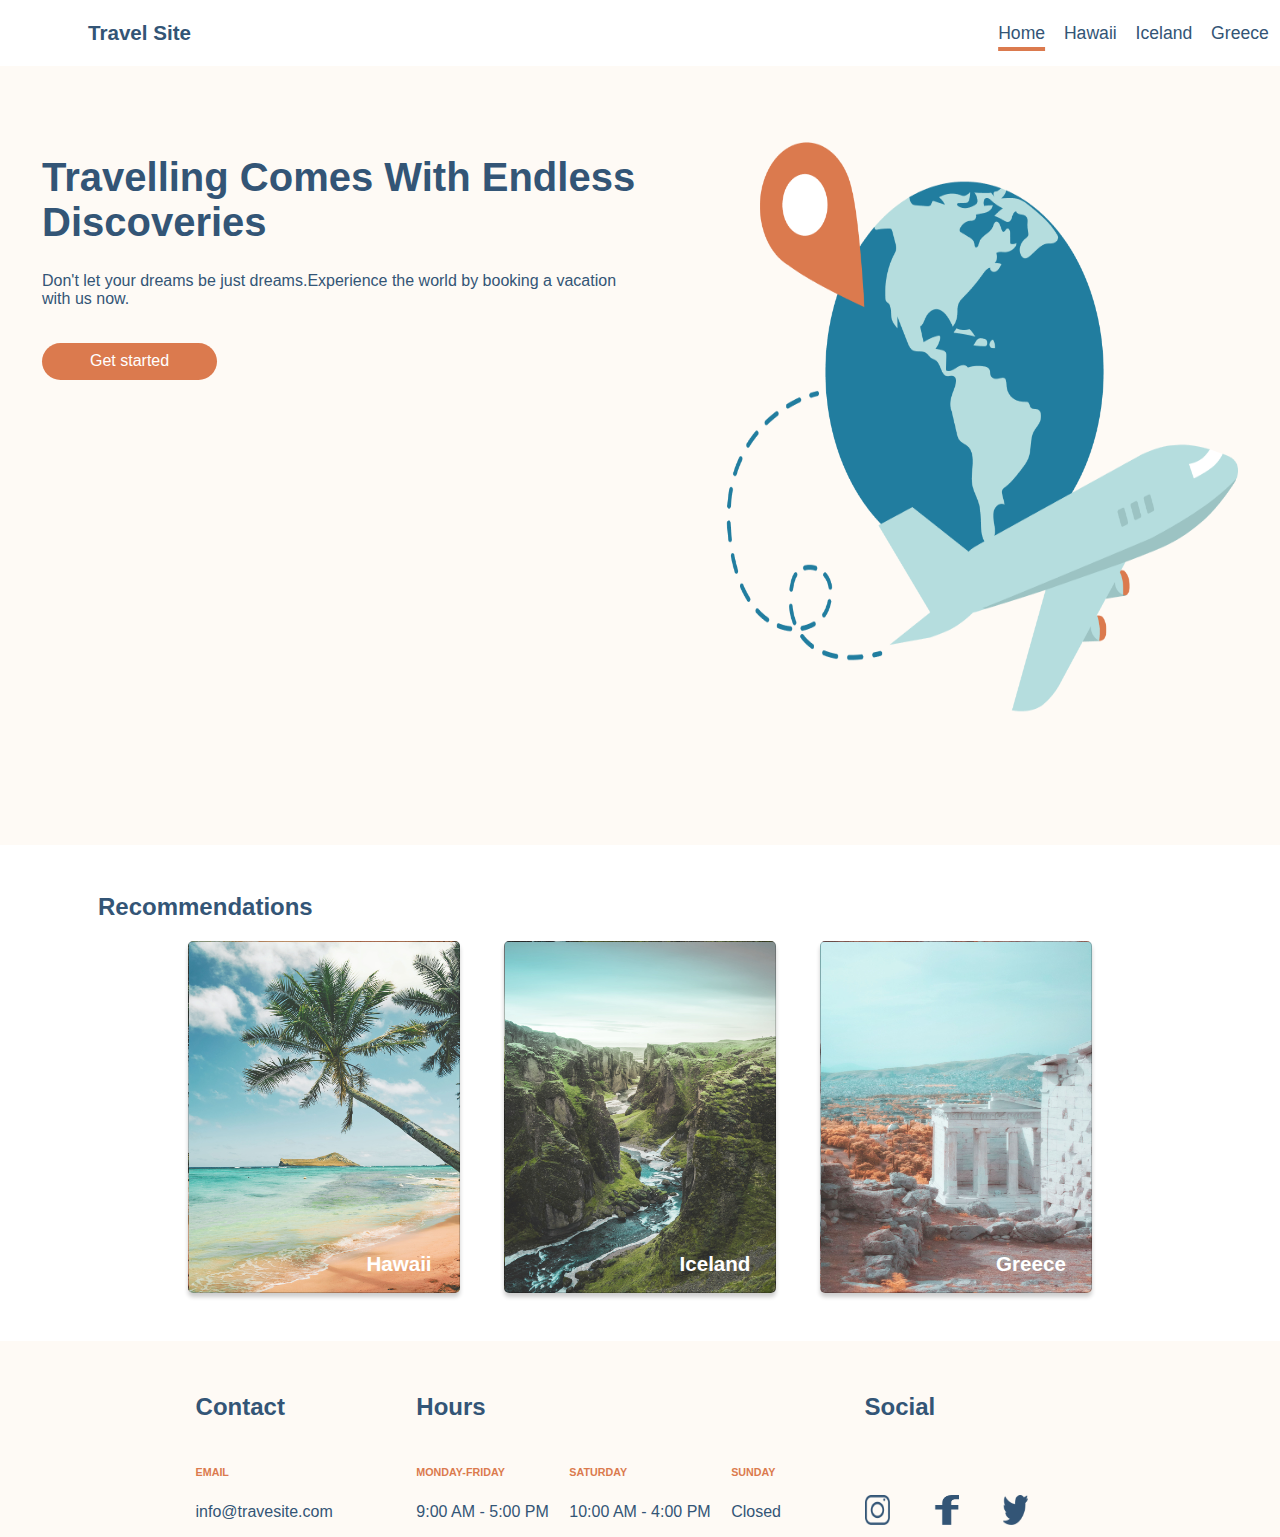
<file: index.html>
<!DOCTYPE html>
<html lang="en">
<head>
    <meta charset="UTF-8">
    <meta name="viewport" content="width=device-width, initial-scale=1.0">
    <link href="css/global.css" rel="stylesheet">
    <link href="css/main.css" rel="stylesheet">
    <title>Travel Site - Home</title>
</head>
<body>
    <header>
        <nav>
            <div>
                <a href="index.html"><h3 class="wordmark">Travel Site</h3></a>
            </div>
            <div>
                <ul>
                    <li><a class="active" href="index.html">Home</a></li>
                    <li><a href="pages/hawaii.html">Hawaii</a></li>
                    <li><a href="pages/iceland.html">Iceland</a></li>
                    <li><a href="pages/greece.html">Greece</a></li>
                </ul>
            </div>
        </nav>  
    </header>

    <!-- Hero Section -->
    <section class="hero">
        <div class="hero__info">
            <h1>Travelling Comes With Endless Discoveries</h1>
            <p>Don't let your dreams be just dreams.Experience the world by booking a vacation with us now.</p>
            <button>Get started</button>
        </div>
        <div>
            <img src="assets/Images/hero.png" alt="Hero Image">
        </div>
    </section>
    <main>
        
        <h2>Recommendations</h2>

        <section class="cards">
            <a href="pages/hawaii.html"><div class="cards__item cards__img--hawaii">
                <h3>Hawaii</h3>
            </div></a>
    
            <a href="pages/iceland.html"><div class="cards__item cards__img--iceland">
                <h3>Iceland</h3>
            </div></a>
            
            <a href="pages/greece.html"><div class="cards__item cards__img--greece">
                <h3>Greece</h3>
            </div></a>
        </section>
        
    </main>
    <footer>
        <div>
            <h2>Contact</h2>
            <div class="more__info">
                <h6>EMAIL</h6>
                <p>info@travesite.com</p>
            </div>
        </div>

        <div>
            <h2>Hours</h2>
                <div class="more__info">
                    <h6>MONDAY-FRIDAY</h6>
                    <p>9:00 AM - 5:00 PM</p>
                </div>
                
                <div class="more__info">
                    <h6>SATURDAY</h6>
                    <p>10:00 AM - 4:00 PM</p>
                </div>
                
                <div class="more__info">
                    <h6>SUNDAY</h6>
                    <p>Closed</p>
                </div>    
        </div>
        
        <div>
            <h2>Social</h2>
            <div class ="more__info">
                <br>
                <br>
                <br>
                <img src="assets/Icons/icon-instagram.png" alt="insta">
                <img src="assets/Icons/icon-facebook.png" alt="facebook">
                <img src="assets/Icons/icon-twitter.png" alt="twitter">
            </div>
        </div>
    </footer>
</body>
</html>
</file>
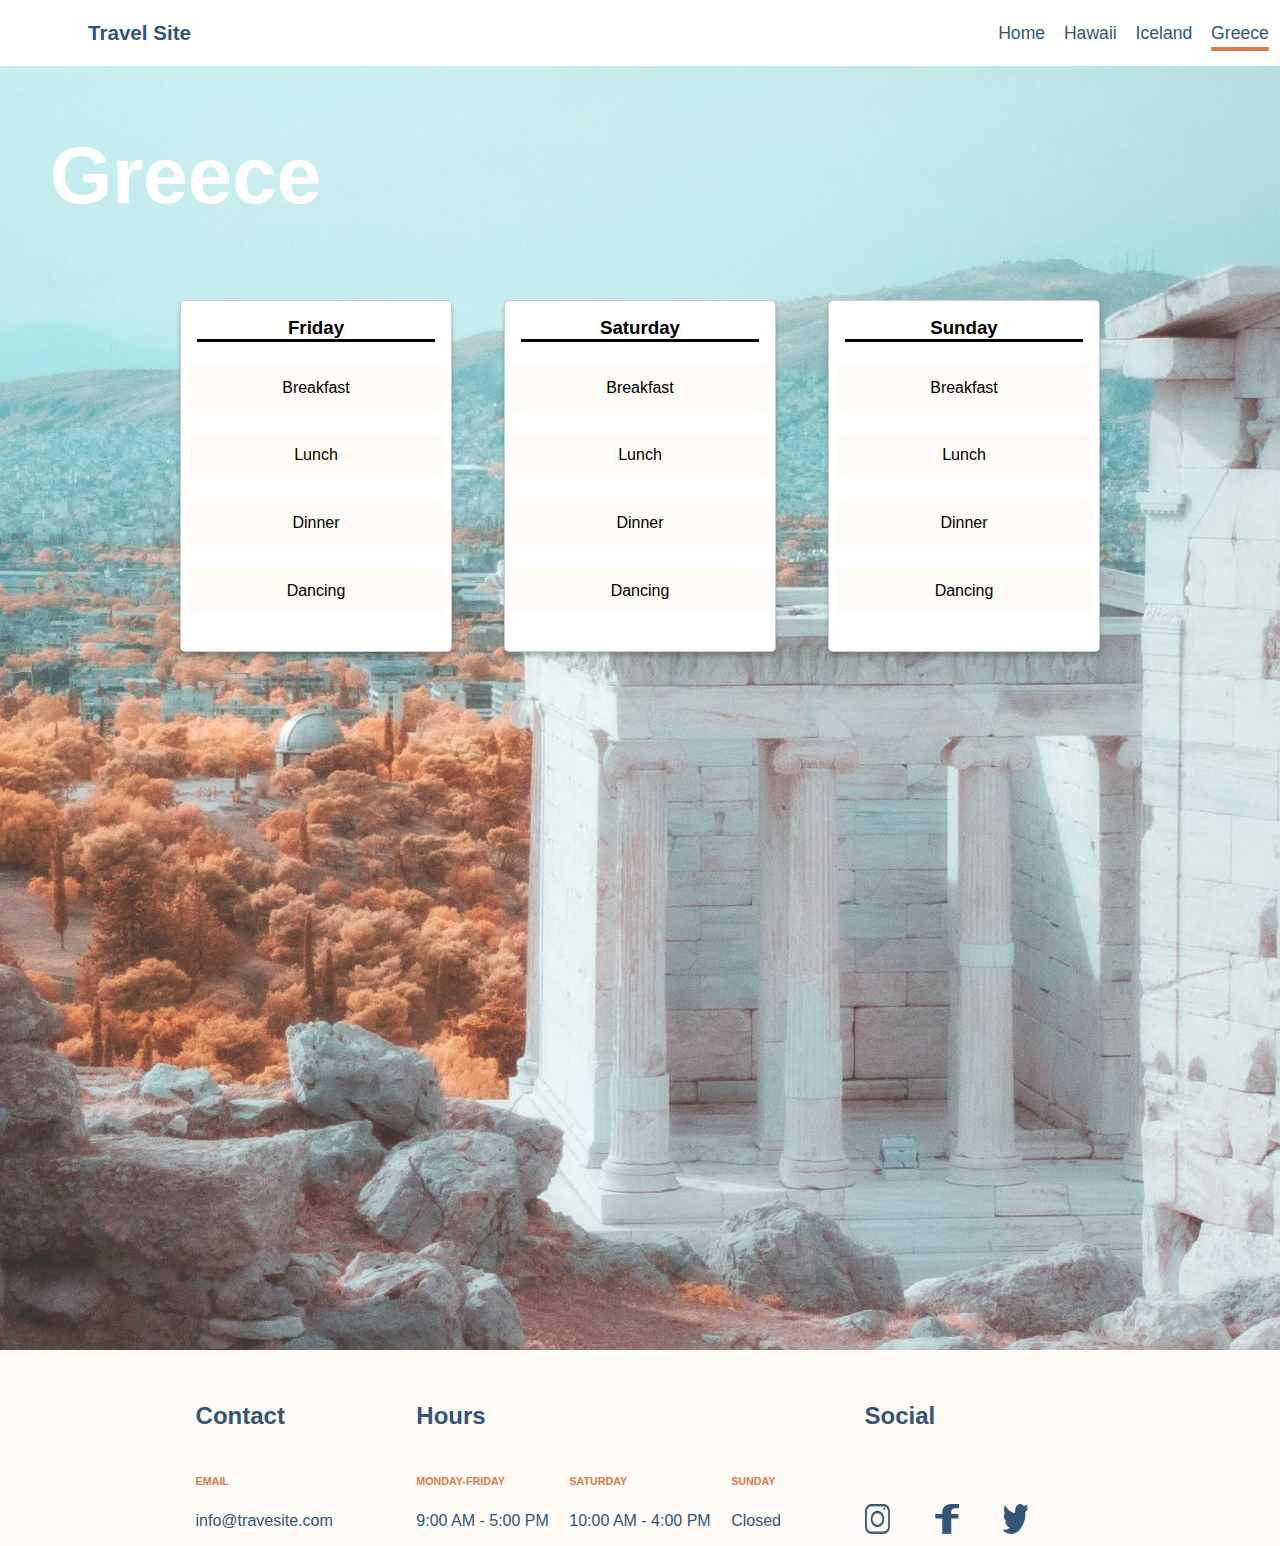
<file: pages/greece.html>
<!DOCTYPE html>
<html lang="en">
<head>
    <meta charset="UTF-8">
    <meta name="viewport" content="width=device-width, initial-scale=1.0">
    <link href="../css/global.css" rel="stylesheet">
    <link href="../css/destination.css" rel="stylesheet">
    <title>Travel Site - Greece</title>
</head>
<body>
    <header>
        <nav>
            <div>
                <a href="../index.html"><h3 class="wordmark">Travel Site</h3></a> 
            </div>
            <div>
                <ul>
                    <li><a  href="../index.html">Home</a></li>
                    <li><a href="hawaii.html">Hawaii</a></li>
                    <li><a href="iceland.html">Iceland</a></li>
                    <li><a class="active" href="greece.html">Greece</a></li>
                </ul>
            </div>
        </nav>  
    </header>

    <main class="bg__img--greece">

        <h1>Greece</h1>

        <section class="cards">

            <div class="cards__item">
                <h3>Friday</h3>
                <ul>
                    <li>Breakfast</li>
                    <li>Lunch</li>
                    <li>Dinner</li>
                    <li>Dancing</li>
                </ul>
            </div>

            <div class="cards__item">
                <h3>Saturday</h3>
                <ul>
                    <li>Breakfast</li>
                    <li>Lunch</li>
                    <li>Dinner</li>
                    <li>Dancing</li>
                </ul>
            </div>

            <div class="cards__item">
                <h3>Sunday</h3>
                <ul>
                    <li>Breakfast</li>
                    <li>Lunch</li>
                    <li>Dinner</li>
                    <li>Dancing</li>
                </ul>
            </div>

        </section>

    </main>

    <footer>
        <div>
            <h2>Contact</h2>
            <div class="more__info">
                <h6>EMAIL</h6>
                <p>info@travesite.com</p>
            </div>
        </div>

        <div>
            <h2>Hours</h2>
                <div class="more__info">
                    <h6>MONDAY-FRIDAY</h6>
                    <p>9:00 AM - 5:00 PM</p>
                </div>
                
                <div class="more__info">
                    <h6>SATURDAY</h6>
                    <p>10:00 AM - 4:00 PM</p>
                </div>
                
                <div class="more__info">
                    <h6>SUNDAY</h6>
                    <p>Closed</p>
                </div>    
        </div>
        
        <div>
            <h2>Social</h2>
            <div class ="more__info">
                <br>
                <br>
                <br>
                <img src="../assets/Icons/icon-instagram.png" alt="insta">
                <img src="../assets/Icons/icon-facebook.png" alt="facebook">
                <img src="../assets/Icons/icon-twitter.png" alt="twitter">
            </div>
        </div>
    </footer>
</body>
</html>
</file>
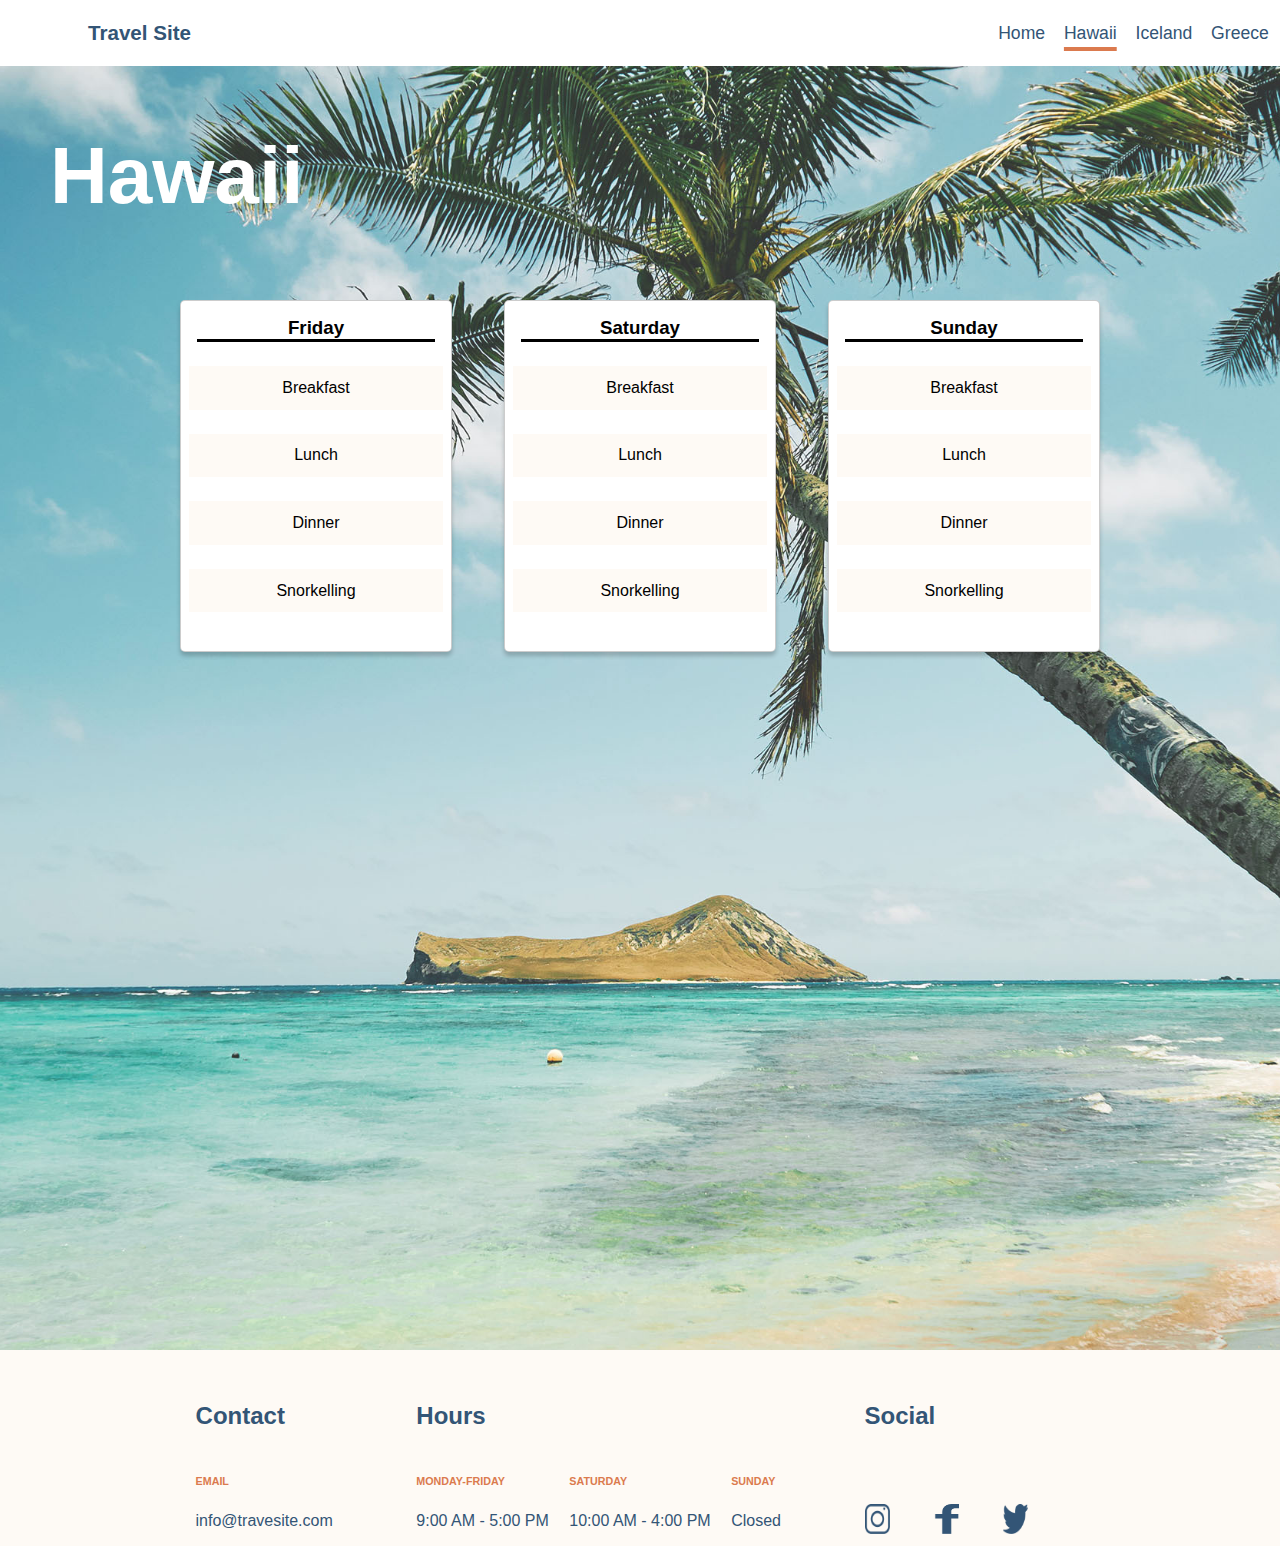
<file: pages/hawaii.html>
<!DOCTYPE html>
<html lang="en">
<head>
    <meta charset="UTF-8">
    <meta name="viewport" content="width=device-width, initial-scale=1.0">
    <link href="../css/global.css" rel="stylesheet">
    <link href="../css/destination.css" rel="stylesheet">
    <title>Travel Site - Hawaii</title>
</head>
<body>
    <header>
        <nav>
            <div>
                <a href="../index.html"><h3 class="wordmark">Travel Site</h3></a>
            </div>
            <div>
                <ul>
                    <li><a href="../index.html">Home</a></li>
                    <li><a class="active" href="hawaii.html">Hawaii</a></li>
                    <li><a href="iceland.html">Iceland</a></li>
                    <li><a href="greece.html">Greece</a></li>
                </ul>
            </div>
        </nav>  
    </header>

    <main class="bg__img--hawaii">

        <h1>Hawaii</h1>

        <section class="cards">

            <div class="cards__item">
                <h3>Friday</h3>
                <ul>
                    <li>Breakfast</li>
                    <li>Lunch</li>
                    <li>Dinner</li>
                    <li>Snorkelling</li>
                </ul>
            </div>

            <div class="cards__item">
                <h3>Saturday</h3>
                <ul>
                    <li>Breakfast</li>
                    <li>Lunch</li>
                    <li>Dinner</li>
                    <li>Snorkelling</li>
                </ul>
            </div>

            <div class="cards__item">
                <h3>Sunday</h3>
                <ul>
                    <li>Breakfast</li>
                    <li>Lunch</li>
                    <li>Dinner</li>
                    <li>Snorkelling</li>
                </ul>
            </div>

        </section>

    </main>

    <footer>
        <div>
            <h2>Contact</h2>
            <div class="more__info">
                <h6>EMAIL</h6>
                <p>info@travesite.com</p>
            </div>
        </div>

        <div>
            <h2>Hours</h2>
                <div class="more__info">
                    <h6>MONDAY-FRIDAY</h6>
                    <p>9:00 AM - 5:00 PM</p>
                </div>
                
                <div class="more__info">
                    <h6>SATURDAY</h6>
                    <p>10:00 AM - 4:00 PM</p>
                </div>
                
                <div class="more__info">
                    <h6>SUNDAY</h6>
                    <p>Closed</p>
                </div>    
        </div>
        
        <div>
            <h2>Social</h2>
            <div class ="more__info">
                <br>
                <br>
                <br>
                <img src="../assets/Icons/icon-instagram.png" alt="insta">
                <img src="../assets/Icons/icon-facebook.png" alt="facebook">
                <img src="../assets/Icons/icon-twitter.png" alt="twitter">
            </div>
        </div>
    </footer>
</body>
</html>
</file>
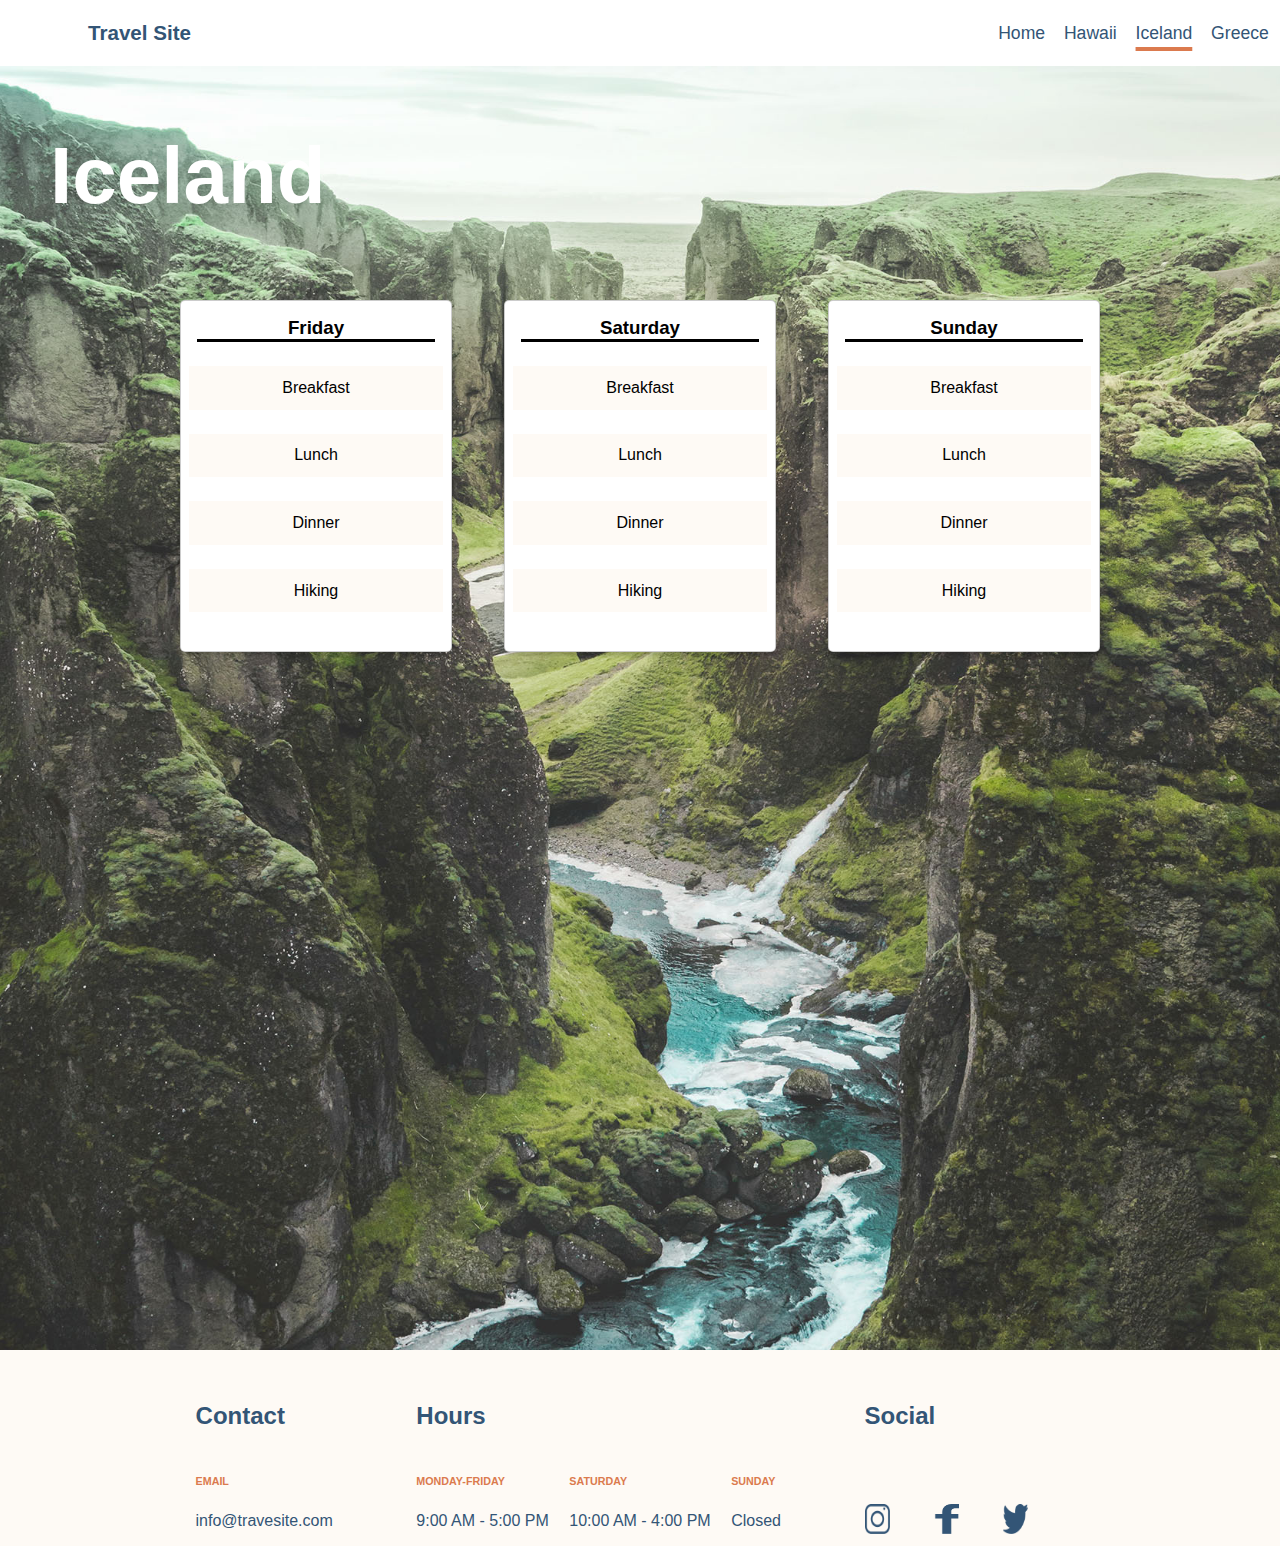
<file: pages/iceland.html>
<!DOCTYPE html>
<html lang="en">
<head>
    <meta charset="UTF-8">
    <meta name="viewport" content="width=device-width, initial-scale=1.0">
    <link href="../css/global.css" rel="stylesheet">
    <link href="../css/destination.css" rel="stylesheet">
    <title>Travel Site - Iceland</title>
</head>
<body>
    <header>
        <nav>
            <div>
                <a href="../index.html"><h3 class="wordmark">Travel Site</h3></a> 
            </div>
            <div>
                <ul>
                    <li><a href="../index.html">Home</a></li>
                    <li><a href="hawaii.html">Hawaii</a></li>
                    <li><a class="active" href="iceland.html">Iceland</a></li>
                    <li><a href="greece.html">Greece</a></li>
                </ul>
            </div>
        </nav>  
    </header>

    <main class="bg__img--iceland">

        <h1>Iceland</h1>

        <section class="cards">

            <div class="cards__item">
                <h3>Friday</h3>
                <ul>
                    <li>Breakfast</li>
                    <li>Lunch</li>
                    <li>Dinner</li>
                    <li>Hiking</li>
                </ul>
            </div>

            <div class="cards__item">
                <h3>Saturday</h3>
                <ul>
                    <li>Breakfast</li>
                    <li>Lunch</li>
                    <li>Dinner</li>
                    <li>Hiking</li>
                </ul>
            </div>

            <div class="cards__item">
                <h3>Sunday</h3>
                <ul>
                    <li>Breakfast</li>
                    <li>Lunch</li>
                    <li>Dinner</li>
                    <li>Hiking</li>
                </ul>
            </div>

        </section>

    </main>

    <footer>
        <div>
            <h2>Contact</h2>
            <div class="more__info">
                <h6>EMAIL</h6>
                <p>info@travesite.com</p>
            </div>
        </div>

        <div>
            <h2>Hours</h2>
                <div class="more__info">
                    <h6>MONDAY-FRIDAY</h6>
                    <p>9:00 AM - 5:00 PM</p>
                </div>
                
                <div class="more__info">
                    <h6>SATURDAY</h6>
                    <p>10:00 AM - 4:00 PM</p>
                </div>
                
                <div class="more__info">
                    <h6>SUNDAY</h6>
                    <p>Closed</p>
                </div>    
        </div>
        
        <div>
            <h2>Social</h2>
            <div class ="more__info">
                <br>
                <br>
                <br>
                <img src="../assets/Icons/icon-instagram.png" alt="insta">
                <img src="../assets/Icons/icon-facebook.png" alt="facebook">
                <img src="../assets/Icons/icon-twitter.png" alt="twitter">
            </div>
        </div>
    </footer>
</body>
</html>
</file>
<file: css/global.css>
* {
  box-sizing: border-box;
  font-family: Verdana, sans-serif;
}

body {
  margin: 0px;
}

a {
  font-weight: 400;
  font-size: 1.1rem;
}
a:link {
  text-decoration: none;
}
a:hover {
  -webkit-text-decoration: solid underline #DB7A4E 4px;
          text-decoration: solid underline #DB7A4E 4px;
  text-underline-offset: 0.5rem;
}

nav {
  display: flex;
  justify-content: space-between;
  align-items: center;
  padding: 0rem 0.5rem;
  background-color: white;
  position: fixed;
  top: 0;
  width: 100%;
  overflow: hidden;
  z-index: 5;
}
nav .active {
  -webkit-text-decoration: solid underline #DB7A4E 4px;
          text-decoration: solid underline #DB7A4E 4px;
  text-underline-offset: 0.5rem;
}
nav a {
  margin: 0.2rem;
  color: #335576;
}

ul {
  padding: 0rem;
}

li {
  list-style-type: none;
  display: inline;
  padding-left: 0.5rem;
}

.cards {
  display: flex;
  justify-content: space-evenly;
  margin: 0rem 6rem;
}
.cards__item {
  margin: 0rem;
  padding: 0rem;
  text-align: center;
  background-size: 17rem 22rem;
  border-radius: 5px;
  box-shadow: 0px 4px 4px rgba(0, 0, 0, 0.2);
  border: 1px solid rgba(0, 0, 0, 0.2);
  width: 17rem;
  height: 22rem;
}
.cards a:hover {
  border: 7px solid #DB7A4E;
  border-radius: 5px;
}

main {
  margin: 3rem;
}

footer {
  display: flex;
  justify-content: space-evenly;
  padding: 2rem 8rem 0rem;
  background-color: #FEFAF5;
}
footer .more__info {
  display: inline-block;
  margin-right: 1rem;
}
footer img {
  height: 30px;
  width: 25px;
  margin-right: 2.5rem;
}
footer h2, footer p {
  color: #335576;
}
footer p {
  font-weight: 540;
}
footer h6 {
  color: #DB7A4E;
}

.wordmark {
  color: #335576;
  margin: 0rem 0rem 0rem 5rem;
}/*# sourceMappingURL=global.css.map */
</file>
<file: css/main.css>
.hero {
  display: flex;
  padding: 8rem 0rem 8rem;
  justify-content: space-around;
  background-color: #FEFAF5;
}
.hero__info {
  width: 600px;
}
.hero img {
  height: 65vh;
  width: 40vw;
}
.hero h1 {
  color: #335576;
  font-size: 2.5rem;
}
.hero p {
  color: #335576;
  font-weight: 450;
}
.hero button {
  background-color: #DB7A4E;
  color: white;
  border: none;
  border-radius: 2rem;
  font-size: 1rem;
  padding: 0.6rem 3rem;
  margin-top: 1.2rem;
}

main h2 {
  position: relative;
  left: 50px;
  color: #335576;
}

.cards h3 {
  position: relative;
  top: 290px;
  left: 75px;
  color: white;
}
.cards__img--hawaii {
  background-image: url("../assets/Images/hawaii.jpg");
}
.cards__img--iceland {
  background-image: url("../assets/Images/iceland.jpg");
}
.cards__img--greece {
  background-image: url("../assets/Images/greece.jpg");
}/*# sourceMappingURL=main.css.map */
</file>
<file: css/destination.css>
.bg__img--hawaii {
  background-image: url("../assets/Images/hawaii.jpg");
}

.bg__img--greece {
  background-image: url("../assets/Images/greece.jpg");
}

.bg__img--iceland {
  background-image: url("../assets/Images/iceland.jpg");
}

main {
  background-size: 120vw 250vh;
  background-position: -100px -450px;
  margin: 0rem;
  padding-top: 5rem;
  height: 150vh;
}
main h1 {
  position: relative;
  left: 50px;
  top: 50px;
  font-size: 5rem;
  margin: 0rem;
  color: white;
  width: 500px;
}

.cards {
  margin: 8rem 8rem 0rem;
}
.cards__item {
  background-color: white;
}
.cards__item h3 {
  border-bottom: 3px solid black;
  margin: 1rem;
  font-weight: bold;
}
.cards__item ul {
  padding: 0rem;
}
.cards__item li {
  margin: 1.5rem 0.5rem;
  padding: 0.8rem 0rem;
  background-color: #FEFAF5;
  display: block;
}/*# sourceMappingURL=destination.css.map */
</file>
